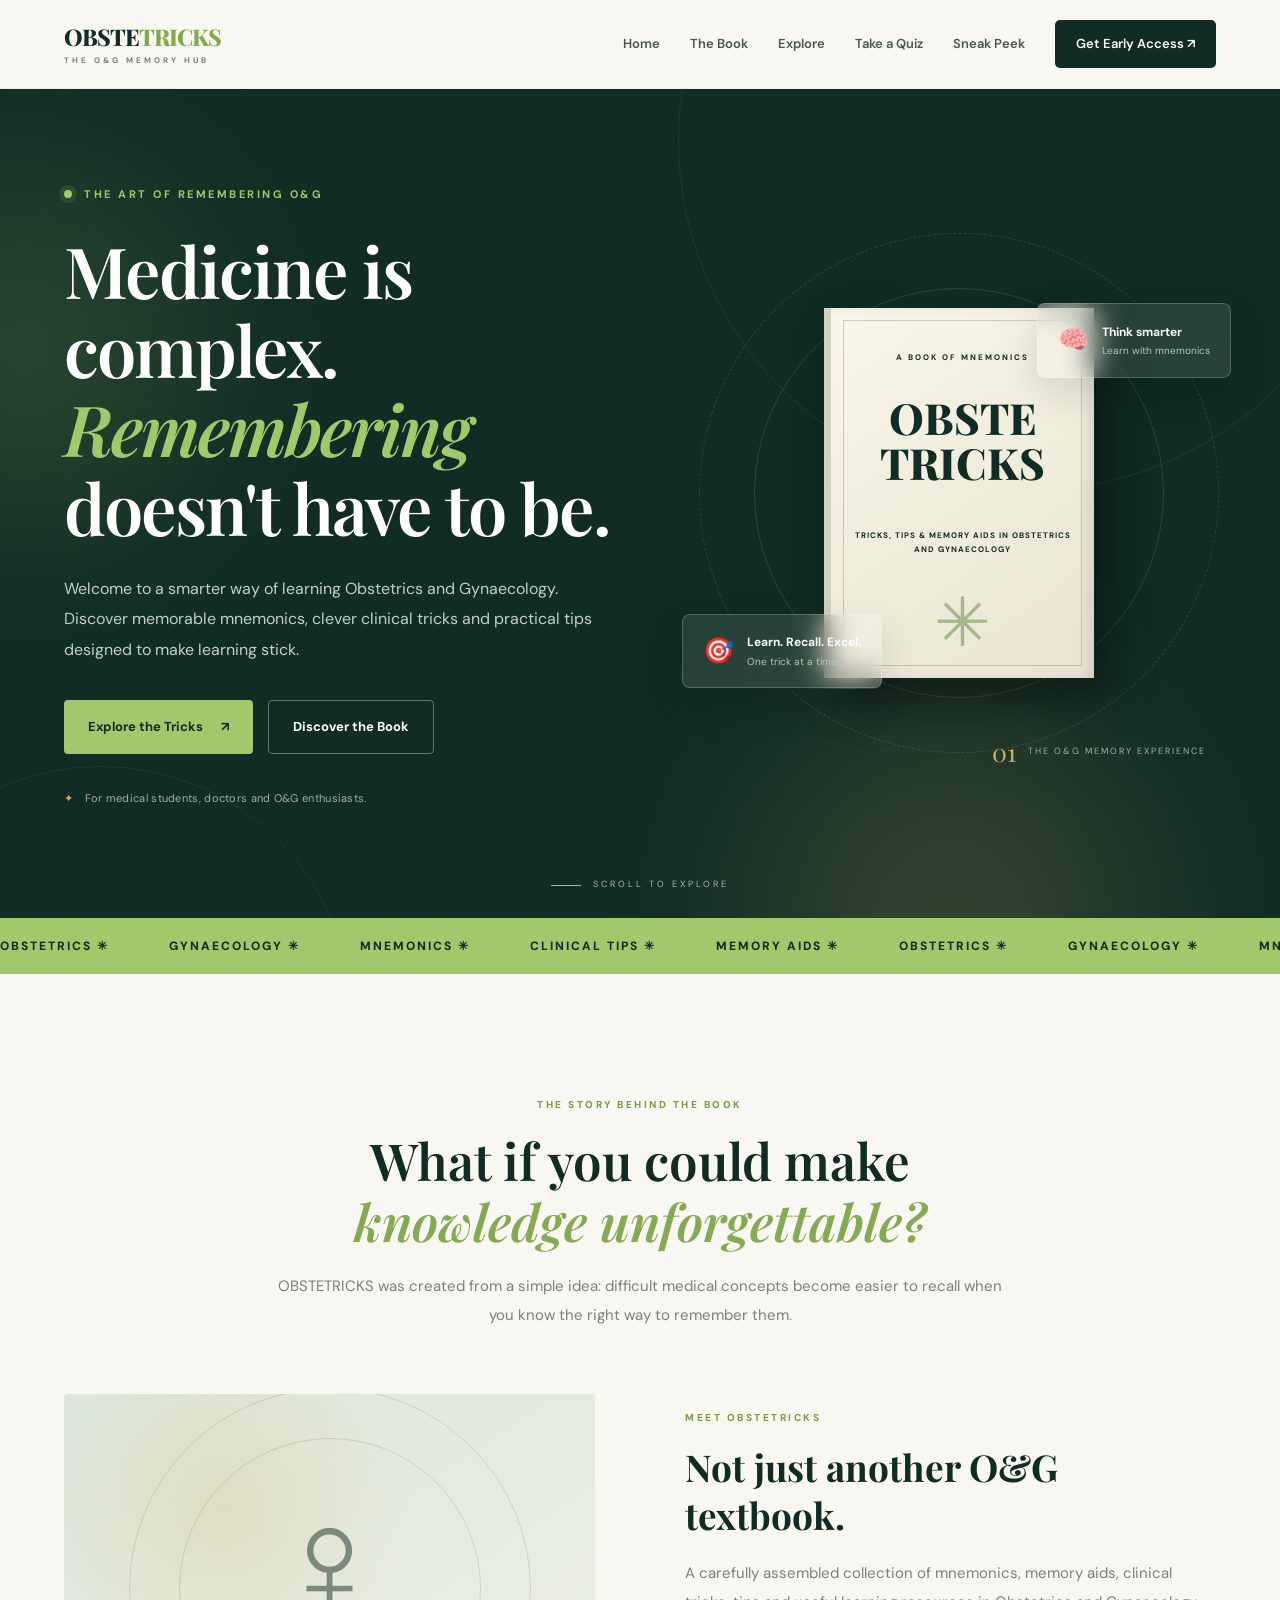
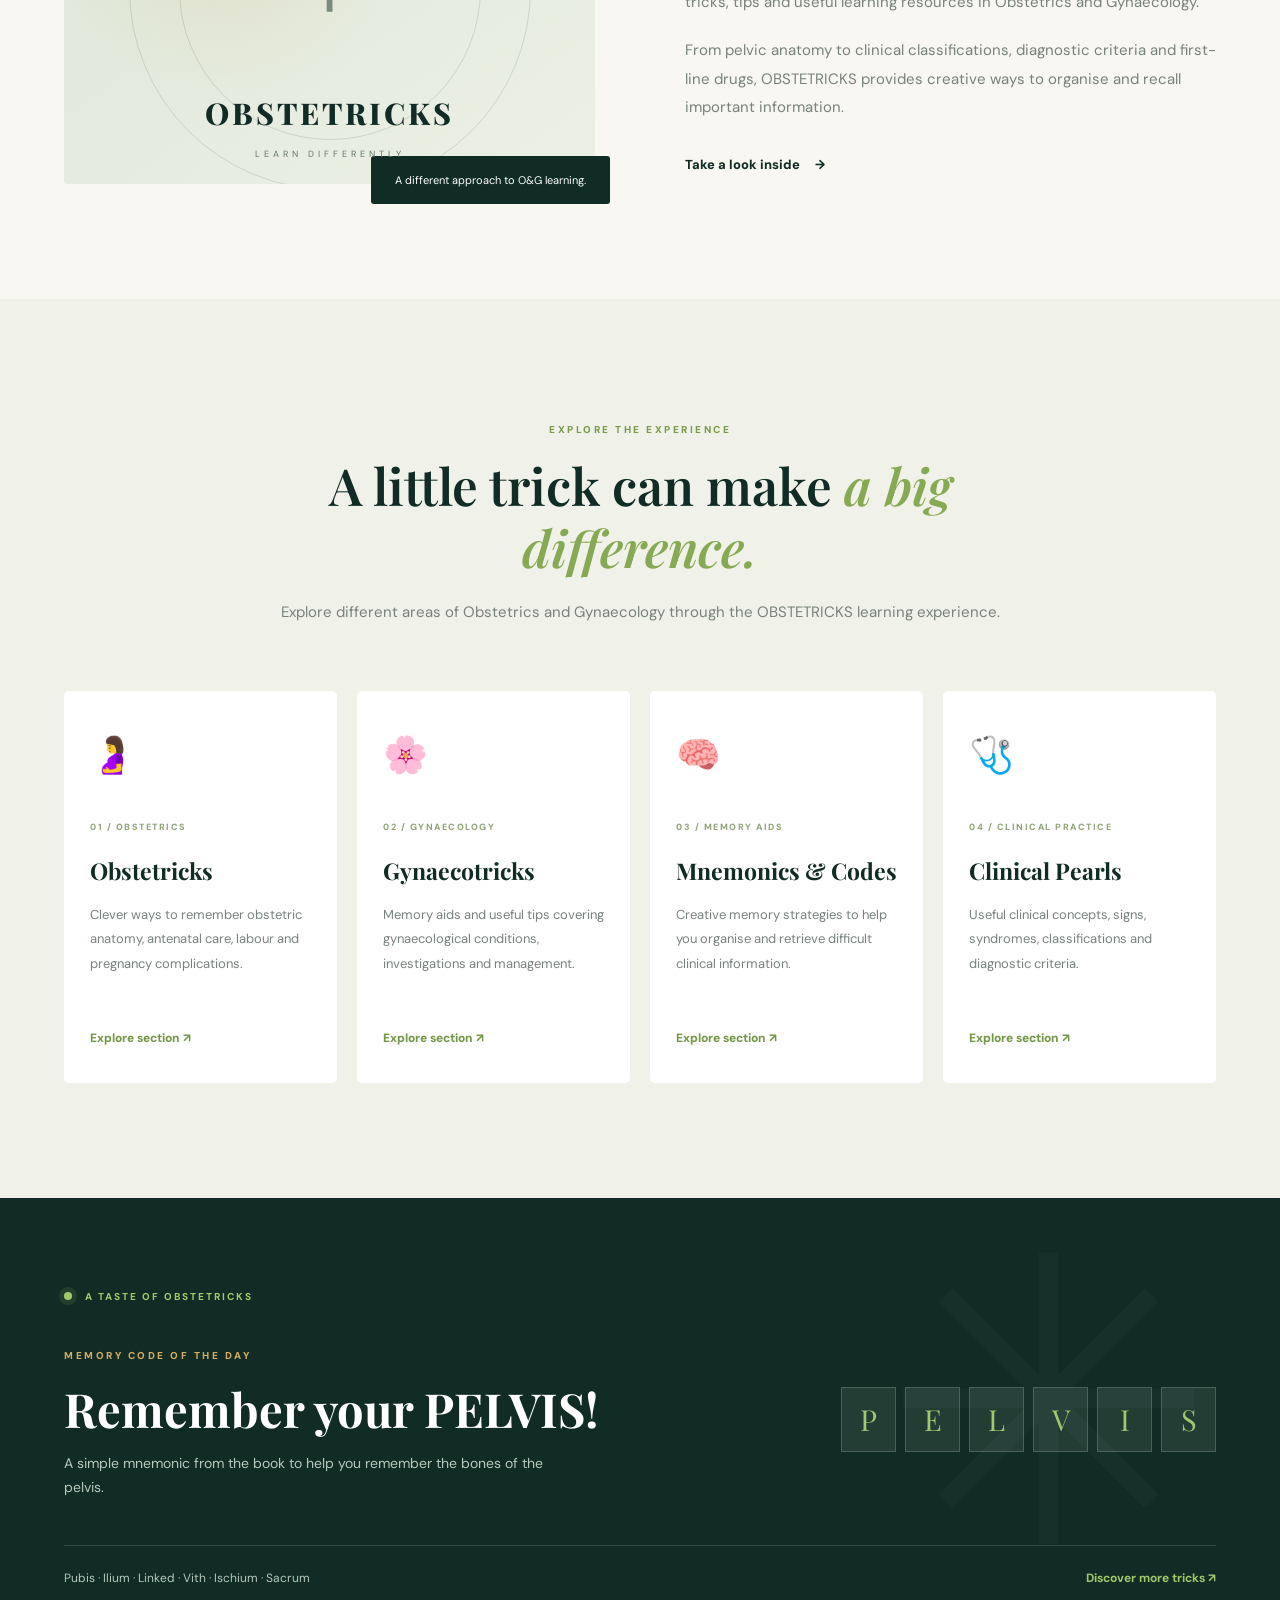
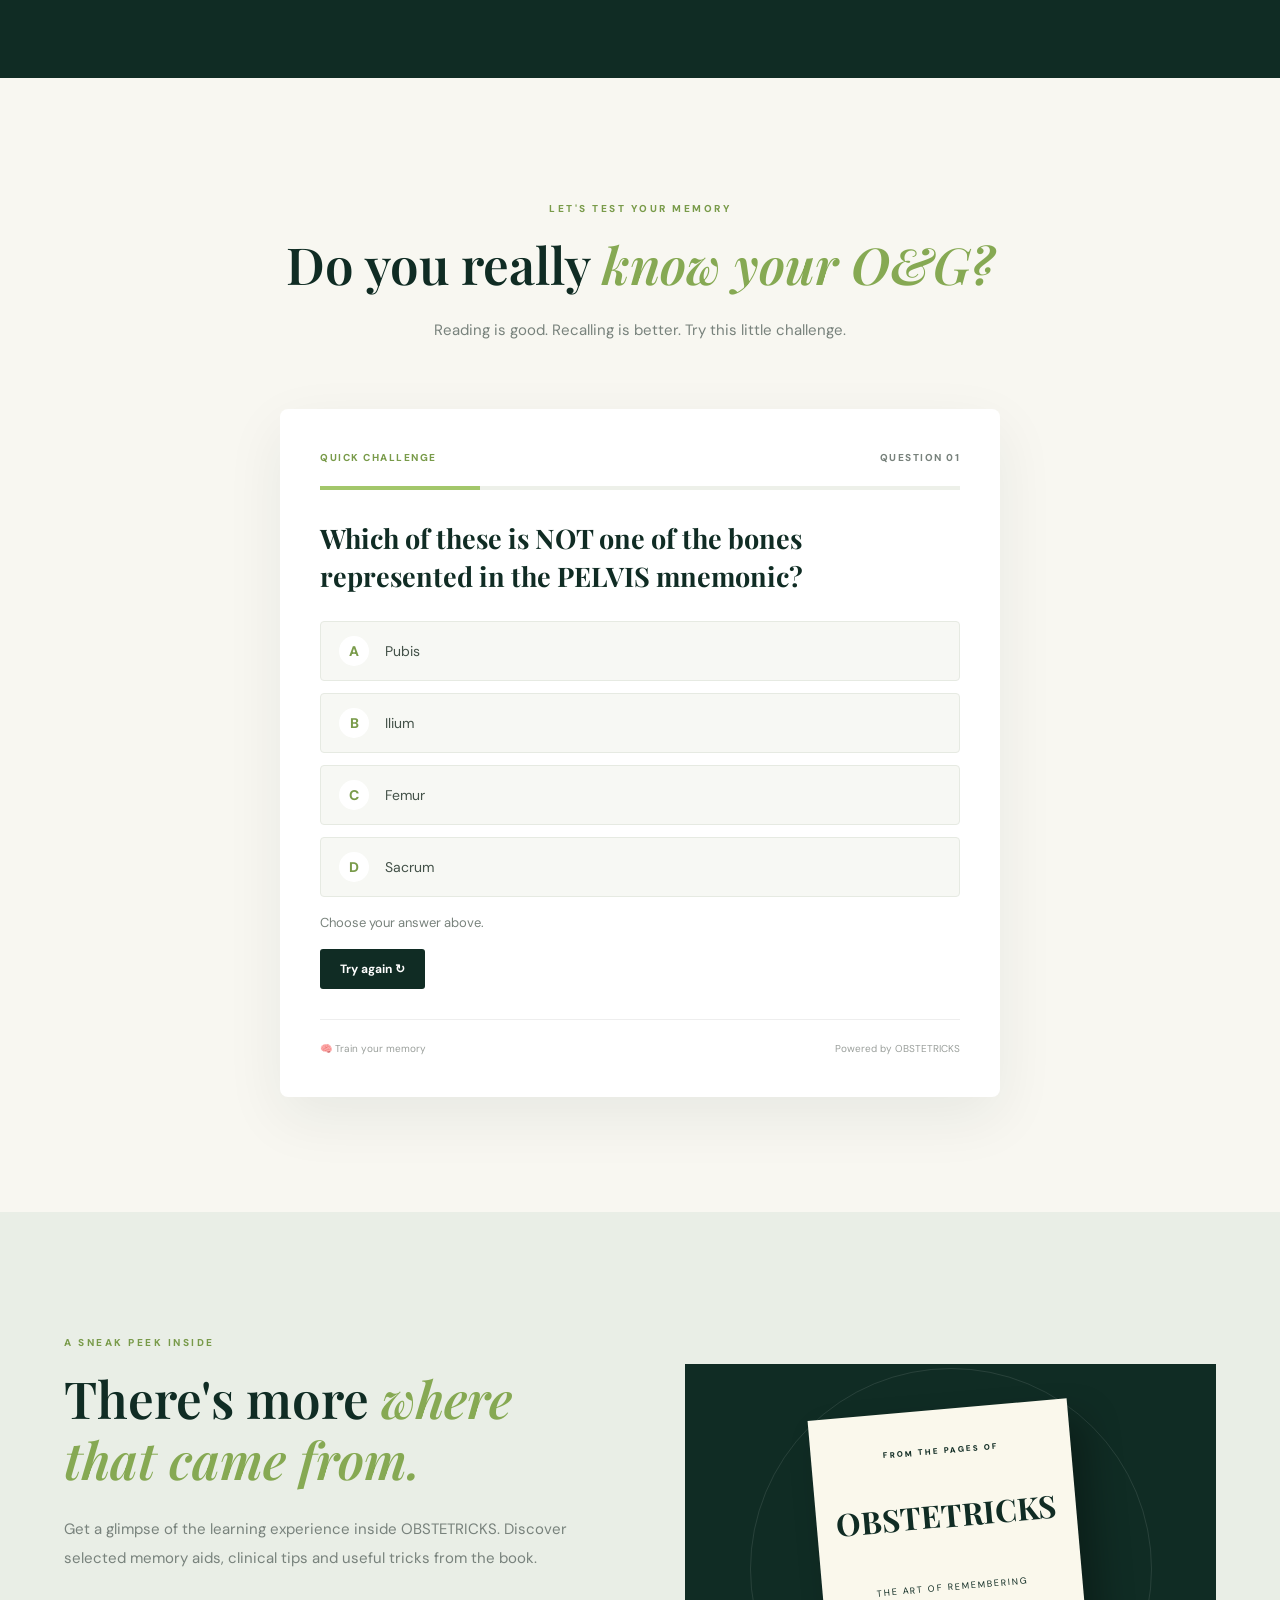
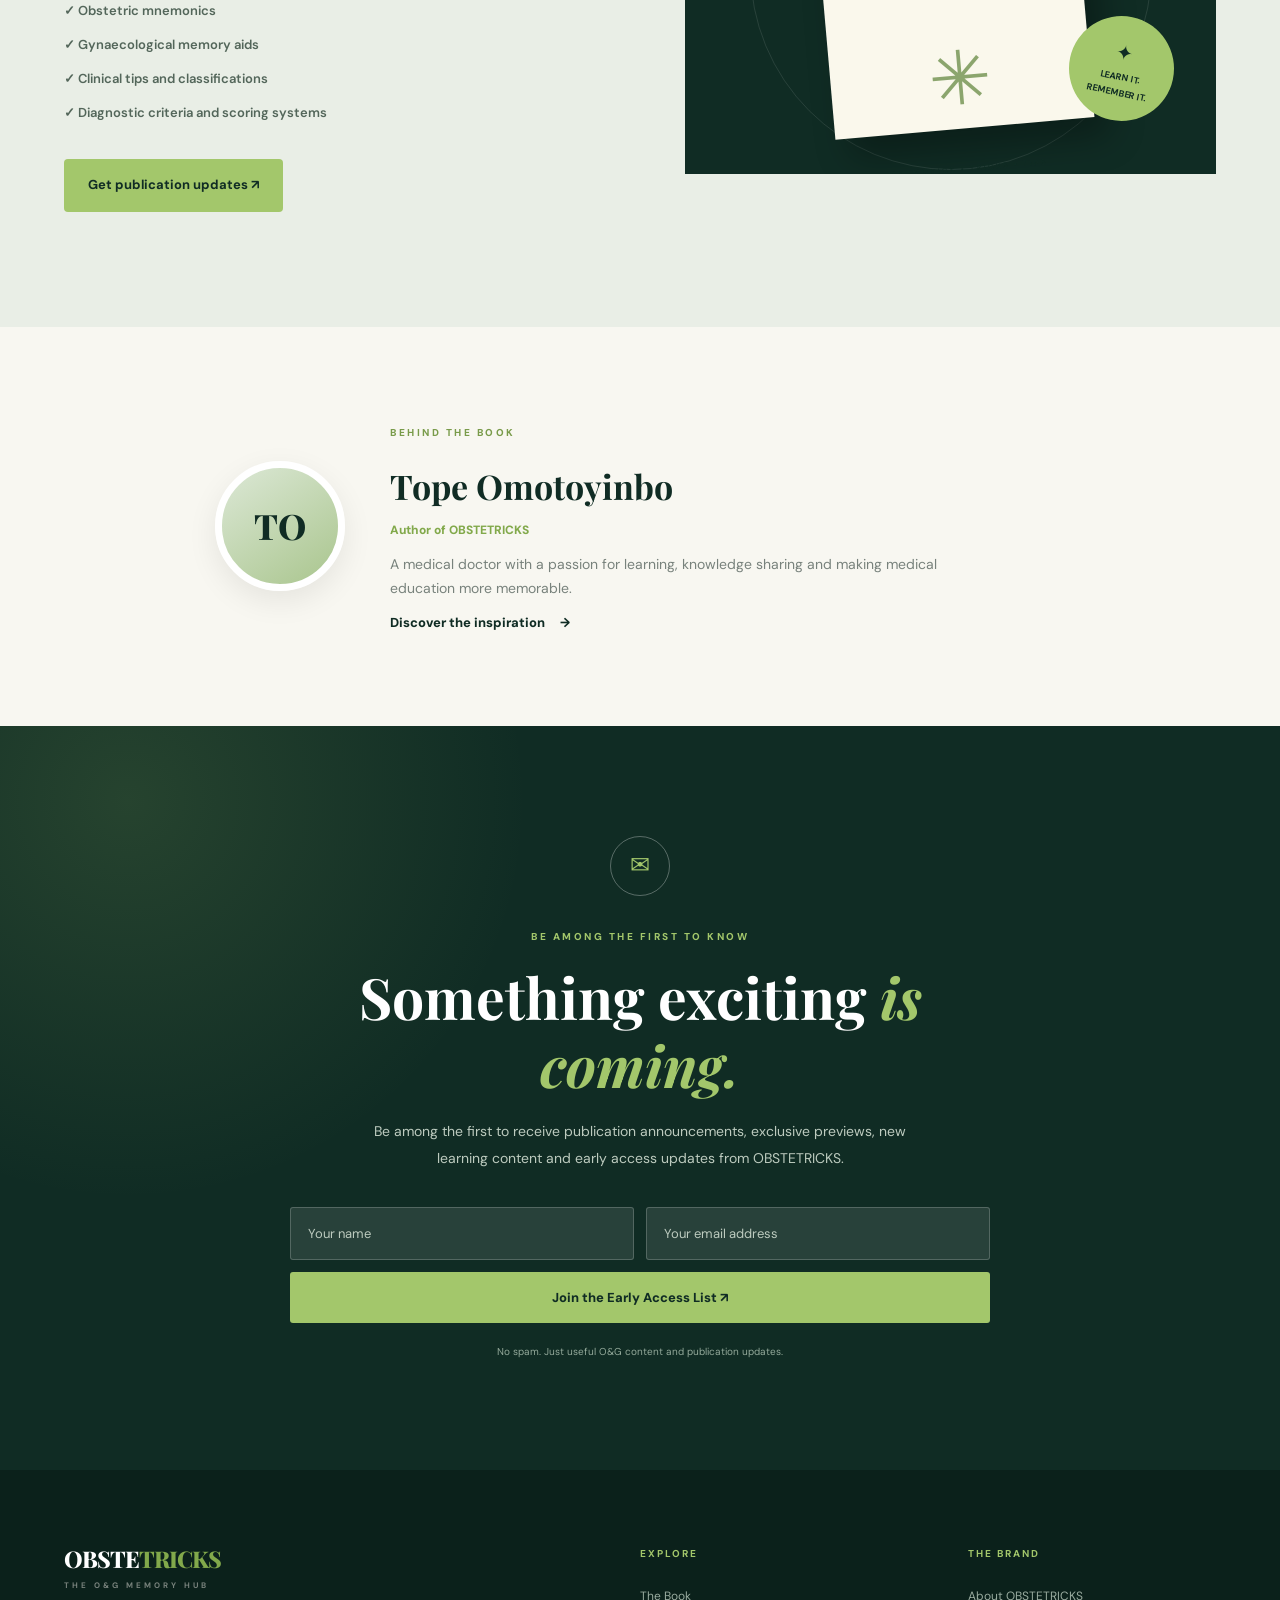
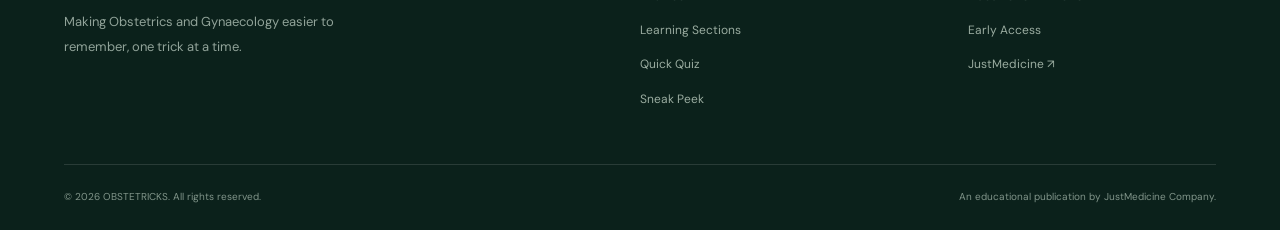
<file: index.html>
<!DOCTYPE html>
<html lang="en">
<head>
    <meta charset="UTF-8">
    <meta name="viewport" content="width=device-width, initial-scale=1.0">

    <title>OBSTETRICKS | Master O&G, One Trick at a Time</title>

    <meta name="description" content="Discover memorable mnemonics, clinical tricks and learning tips in Obstetrics and Gynaecology. Explore OBSTETRICKS by Tope Omotoyinbo.">

    <meta name="theme-color" content="#102c24">

    <link rel="preconnect" href="https://fonts.googleapis.com">
    <link rel="preconnect" href="https://fonts.gstatic.com" crossorigin>

    <link href="https://fonts.googleapis.com/css2?family=DM+Sans:wght@400;500;600;700;800&family=Playfair+Display:wght@500;600;700;800&display=swap" rel="stylesheet">

    <link rel="stylesheet" href="style.css">
</head>

<body>

<!-- PRELOADER -->
<div class="preloader" id="preloader">
    <div class="loader-logo">OBSTE<span>TRICKS</span></div>
    <div class="loader-line"></div>
    <p>Making O&G easier to remember...</p>
</div>

<!-- NAVIGATION -->
<header class="header" id="header">

    <nav class="navbar container">

        <a href="#home" class="logo">
            OBSTE<span>TRICKS</span>
            <small>THE O&G MEMORY HUB</small>
        </a>

        <button class="menu-toggle" id="menuToggle"
                aria-label="Toggle navigation"
                aria-expanded="false">
            <span></span>
            <span></span>
            <span></span>
        </button>

        <div class="nav-links" id="navLinks">
            <a href="#home">Home</a>
            <a href="#about">The Book</a>
            <a href="#explore">Explore</a>
            <a href="#quiz">Take a Quiz</a>
            <a href="#preview">Sneak Peek</a>
            <a href="#newsletter" class="nav-cta">Get Early Access ↗</a>
        </div>

    </nav>

</header>


<!-- HERO SECTION -->
<main>

<section class="hero" id="home">

    <div class="hero-glow glow-one"></div>
    <div class="hero-glow glow-two"></div>

    <div class="container hero-content">

        <div class="hero-text">

            <div class="eyebrow">
                <span class="pulse-dot"></span>
                THE ART OF REMEMBERING O&G
            </div>

            <h1>
                Medicine is complex.
                <span>Remembering</span>
                doesn't have to be.
            </h1>

            <p class="hero-description">
                Welcome to a smarter way of learning Obstetrics and
                Gynaecology. Discover memorable mnemonics, clever
                clinical tricks and practical tips designed to make
                learning stick.
            </p>

            <div class="hero-buttons">
                <a href="#explore" class="btn btn-primary">
                    Explore the Tricks <span>↗</span>
                </a>

                <a href="#about" class="btn btn-outline">
                    Discover the Book
                </a>
            </div>

            <div class="hero-note">
                <span>✦</span>
                For medical students, doctors and O&G enthusiasts.
            </div>

        </div>


        <!-- BOOK VISUAL -->
        <div class="hero-visual">

            <div class="visual-circle circle-one"></div>
            <div class="visual-circle circle-two"></div>

            <div class="floating-card card-top">
                <span>🧠</span>
                <div>
                    <strong>Think smarter</strong>
                    <small>Learn with mnemonics</small>
                </div>
            </div>

            <div class="book-display">

                <div class="book-placeholder">
                    <span class="book-kicker">A BOOK OF MNEMONICS</span>

                    <h2>OBSTE<br>TRICKS</h2>

                    <div class="book-divider"></div>

                    <p>
                        TRICKS, TIPS & MEMORY AIDS
                        IN OBSTETRICS AND GYNAECOLOGY
                    </p>

                    <div class="book-illustration">✳</div>

                    <span class="book-author">TOPE OMOTOYINBO</span>
                </div>

            </div>

            <div class="floating-card card-bottom">
                <span>🎯</span>
                <div>
                    <strong>Learn. Recall. Excel.</strong>
                    <small>One trick at a time.</small>
                </div>
            </div>

            <div class="visual-label">
                <span>01</span>
                <p>THE O&G MEMORY EXPERIENCE</p>
            </div>

        </div>

    </div>

    <div class="hero-scroll">
        <span></span>
        SCROLL TO EXPLORE
    </div>

</section>


<!-- MOVING TEXT STRIP -->
<div class="ticker">
    <div class="ticker-track">
        <span>OBSTETRICS ✳</span>
        <span>GYNAECOLOGY ✳</span>
        <span>MNEMONICS ✳</span>
        <span>CLINICAL TIPS ✳</span>
        <span>MEMORY AIDS ✳</span>
        <span>OBSTETRICS ✳</span>
        <span>GYNAECOLOGY ✳</span>
        <span>MNEMONICS ✳</span>
        <span>CLINICAL TIPS ✳</span>
        <span>MEMORY AIDS ✳</span>
    </div>
</div>


<!-- INTRODUCTION -->
<section class="section about-section" id="about">

    <div class="container">

        <div class="section-heading reveal">
            <span class="section-tag">THE STORY BEHIND THE BOOK</span>

            <h2>
                What if you could make
                <span>knowledge unforgettable?</span>
            </h2>

            <p>
                OBSTETRICKS was created from a simple idea:
                difficult medical concepts become easier to recall
                when you know the right way to remember them.
            </p>
        </div>

        <div class="about-grid">

            <div class="about-image reveal">
                <div class="image-frame">
                    <div class="anatomy-symbol">♀</div>
                    <span>OBSTETRICKS</span>
                    <small>LEARN DIFFERENTLY</small>
                </div>

                <div class="image-caption">
                    A different approach to O&G learning.
                </div>
            </div>

            <div class="about-content reveal">

                <span class="section-tag">MEET OBSTETRICKS</span>

                <h3>Not just another O&G textbook.</h3>

                <p>
                    A carefully assembled collection of mnemonics,
                    memory aids, clinical tricks, tips and useful
                    learning resources in Obstetrics and Gynaecology.
                </p>

                <p>
                    From pelvic anatomy to clinical classifications,
                    diagnostic criteria and first-line drugs,
                    OBSTETRICKS provides creative ways to organise
                    and recall important information.
                </p>

                <a href="#preview" class="text-link">
                    Take a look inside <span>→</span>
                </a>

            </div>

        </div>

    </div>

</section>


<!-- EXPLORE CATEGORIES -->
<section class="section explore-section" id="explore">

    <div class="container">

        <div class="section-heading reveal">

            <span class="section-tag">EXPLORE THE EXPERIENCE</span>

            <h2>
                A little trick can make
                <span>a big difference.</span>
            </h2>

            <p>
                Explore different areas of Obstetrics and
                Gynaecology through the OBSTETRICKS learning experience.
            </p>

        </div>


        <div class="category-grid">

            <article class="category-card reveal">
                <div class="category-icon">🤰</div>
                <span class="category-number">01 / OBSTETRICS</span>
                <h3>Obstetricks</h3>
                <p>
                    Clever ways to remember obstetric anatomy,
                    antenatal care, labour and pregnancy complications.
                </p>
                <a href="#quiz">Explore section ↗</a>
            </article>


            <article class="category-card reveal">
                <div class="category-icon">🌸</div>
                <span class="category-number">02 / GYNAECOLOGY</span>
                <h3>Gynaecotricks</h3>
                <p>
                    Memory aids and useful tips covering gynaecological
                    conditions, investigations and management.
                </p>
                <a href="#quiz">Explore section ↗</a>
            </article>


            <article class="category-card reveal">
                <div class="category-icon">🧠</div>
                <span class="category-number">03 / MEMORY AIDS</span>
                <h3>Mnemonics & Codes</h3>
                <p>
                    Creative memory strategies to help you organise
                    and retrieve difficult clinical information.
                </p>
                <a href="#quiz">Explore section ↗</a>
            </article>


            <article class="category-card reveal">
                <div class="category-icon">🩺</div>
                <span class="category-number">04 / CLINICAL PRACTICE</span>
                <h3>Clinical Pearls</h3>
                <p>
                    Useful clinical concepts, signs, syndromes,
                    classifications and diagnostic criteria.
                </p>
                <a href="#preview">Explore section ↗</a>
            </article>

        </div>

    </div>

</section>


<!-- FEATURED TIP -->
<section class="featured-section">

    <div class="container featured-container reveal">

        <div class="featured-label">
            <span class="pulse-dot"></span>
            A TASTE OF OBSTETRICKS
        </div>

        <div class="featured-content">

            <div>
                <span class="section-tag">MEMORY CODE OF THE DAY</span>

                <h2>Remember your PELVIS!</h2>

                <p>
                    A simple mnemonic from the book to help you
                    remember the bones of the pelvis.
                </p>
            </div>

            <div class="pelvis-code">
                <span>P</span>
                <span>E</span>
                <span>L</span>
                <span>V</span>
                <span>I</span>
                <span>S</span>
            </div>

        </div>

        <div class="featured-footer">
            <span>Pubis · Ilium · Linked · Vith · Ischium · Sacrum</span>
            <a href="#newsletter">Discover more tricks ↗</a>
        </div>

    </div>

</section>


<!-- QUIZ SECTION -->
<section class="section quiz-section" id="quiz">

    <div class="container">

        <div class="section-heading reveal">

            <span class="section-tag">LET'S TEST YOUR MEMORY</span>

            <h2>
                Do you really
                <span>know your O&G?</span>
            </h2>

            <p>
                Reading is good. Recalling is better.
                Try this little challenge.
            </p>

        </div>

        <div class="quiz-card reveal">

            <div class="quiz-top">
                <span>QUICK CHALLENGE</span>
                <span class="quiz-count">QUESTION 01</span>
            </div>

            <div class="quiz-progress">
                <div></div>
            </div>

            <h3>
                Which of these is NOT one of the bones
                represented in the PELVIS mnemonic?
            </h3>

            <div class="quiz-options" id="quizOptions">

                <button class="quiz-option" data-answer="wrong">
                    <span>A</span> Pubis
                </button>

                <button class="quiz-option" data-answer="wrong">
                    <span>B</span> Ilium
                </button>

                <button class="quiz-option" data-answer="correct">
                    <span>C</span> Femur
                </button>

                <button class="quiz-option" data-answer="wrong">
                    <span>D</span> Sacrum
                </button>

            </div>

            <div class="quiz-feedback" id="quizFeedback">
                Choose your answer above.
            </div>

            <button class="quiz-reset" id="quizReset">
                Try again ↻
            </button>

            <div class="quiz-bottom">
                <span>🧠 Train your memory</span>
                <span>Powered by OBSTETRICKS</span>
            </div>

        </div>

    </div>

</section>


<!-- BOOK PREVIEW -->
<section class="section preview-section" id="preview">

    <div class="container preview-grid">

        <div class="preview-content reveal">

            <span class="section-tag">A SNEAK PEEK INSIDE</span>

            <h2>
                There's more
                <span>where that came from.</span>
            </h2>

            <p>
                Get a glimpse of the learning experience inside
                OBSTETRICKS. Discover selected memory aids,
                clinical tips and useful tricks from the book.
            </p>

            <div class="preview-points">
                <div>✓ Obstetric mnemonics</div>
                <div>✓ Gynaecological memory aids</div>
                <div>✓ Clinical tips and classifications</div>
                <div>✓ Diagnostic criteria and scoring systems</div>
            </div>

            <a href="#newsletter" class="btn btn-primary">
                Get publication updates ↗
            </a>

        </div>

        <div class="preview-visual reveal">

            <div class="preview-paper">
                <span>FROM THE PAGES OF</span>
                <h3>OBSTETRICKS</h3>

                <div class="paper-line"></div>

                <p>THE ART OF REMEMBERING</p>

                <div class="paper-symbol">✳</div>

                <small>MNEMONICS • TRICKS • TIPS</small>
            </div>

            <div class="preview-sticker">
                <span>✦</span>
                <strong>LEARN IT.</strong>
                <strong>REMEMBER IT.</strong>
            </div>

        </div>

    </div>

</section>


<!-- AUTHOR SECTION -->
<section class="author-section">

    <div class="container author-content reveal">

        <div class="author-avatar">
            <span>TO</span>
        </div>

        <div>
            <span class="section-tag">BEHIND THE BOOK</span>

            <h2>Tope Omotoyinbo</h2>

            <p class="author-title">
                Author of OBSTETRICKS
            </p>

            <p>
                A medical doctor with a passion for learning,
                knowledge sharing and making medical education
                more memorable.
            </p>

            <a href="#about" class="text-link">
                Discover the inspiration <span>→</span>
            </a>
        </div>

    </div>

</section>


<!-- NEWSLETTER / EARLY ACCESS -->
<section class="newsletter-section" id="newsletter">

    <div class="container newsletter-container reveal">

        <span class="newsletter-icon">✉</span>

        <span class="section-tag">BE AMONG THE FIRST TO KNOW</span>

        <h2>
            Something exciting
            <span>is coming.</span>
        </h2>

        <p>
            Be among the first to receive publication announcements,
            exclusive previews, new learning content and early access
            updates from OBSTETRICKS.
        </p>

        <form
            name="obstetricks-early-access"
            method="POST"
            data-netlify="true"
            netlify-honeypot="bot-field"
            action="/success.html">

            <input type="hidden" name="form-name"
                   value="obstetricks-early-access">

            <p hidden>
                <label>
                    Do not fill this out:
                    <input name="bot-field">
                </label>
            </p>

            <input
                type="text"
                name="name"
                placeholder="Your name"
                required>

            <input
                type="email"
                name="email"
                placeholder="Your email address"
                required>

            <button type="submit">
                Join the Early Access List ↗
            </button>

        </form>

        <small>
            No spam. Just useful O&G content and publication updates.
        </small>

    </div>

</section>


<!-- FOOTER -->
</main>

<footer class="footer">

    <div class="container">

        <div class="footer-main">

            <div class="footer-brand">

                <a href="#home" class="logo">
                    OBSTE<span>TRICKS</span>
                    <small>THE O&G MEMORY HUB</small>
                </a>

                <p>
                    Making Obstetrics and Gynaecology
                    easier to remember, one trick at a time.
                </p>

            </div>

            <div class="footer-links">
                <h4>EXPLORE</h4>
                <a href="#about">The Book</a>
                <a href="#explore">Learning Sections</a>
                <a href="#quiz">Quick Quiz</a>
                <a href="#preview">Sneak Peek</a>
            </div>

            <div class="footer-links">
                <h4>THE BRAND</h4>
                <a href="#about">About OBSTETRICKS</a>
                <a href="#newsletter">Early Access</a>
                <a href="https://www.justmedicine.com.ng"
                   target="_blank" rel="noopener noreferrer">
                    JustMedicine ↗
                </a>
            </div>

        </div>

        <div class="footer-bottom">

            <p>
                © <span id="year">2026</span> OBSTETRICKS.
                All rights reserved.
            </p>

            <p>
                An educational publication by JustMedicine Company.
            </p>

        </div>

    </div>

</footer>


<!-- BACK TO TOP -->
<button id="backToTop" class="back-to-top"
        aria-label="Back to top">
    ↑
</button>


<script src="script.js"></script>

</body>
</html>
</file>
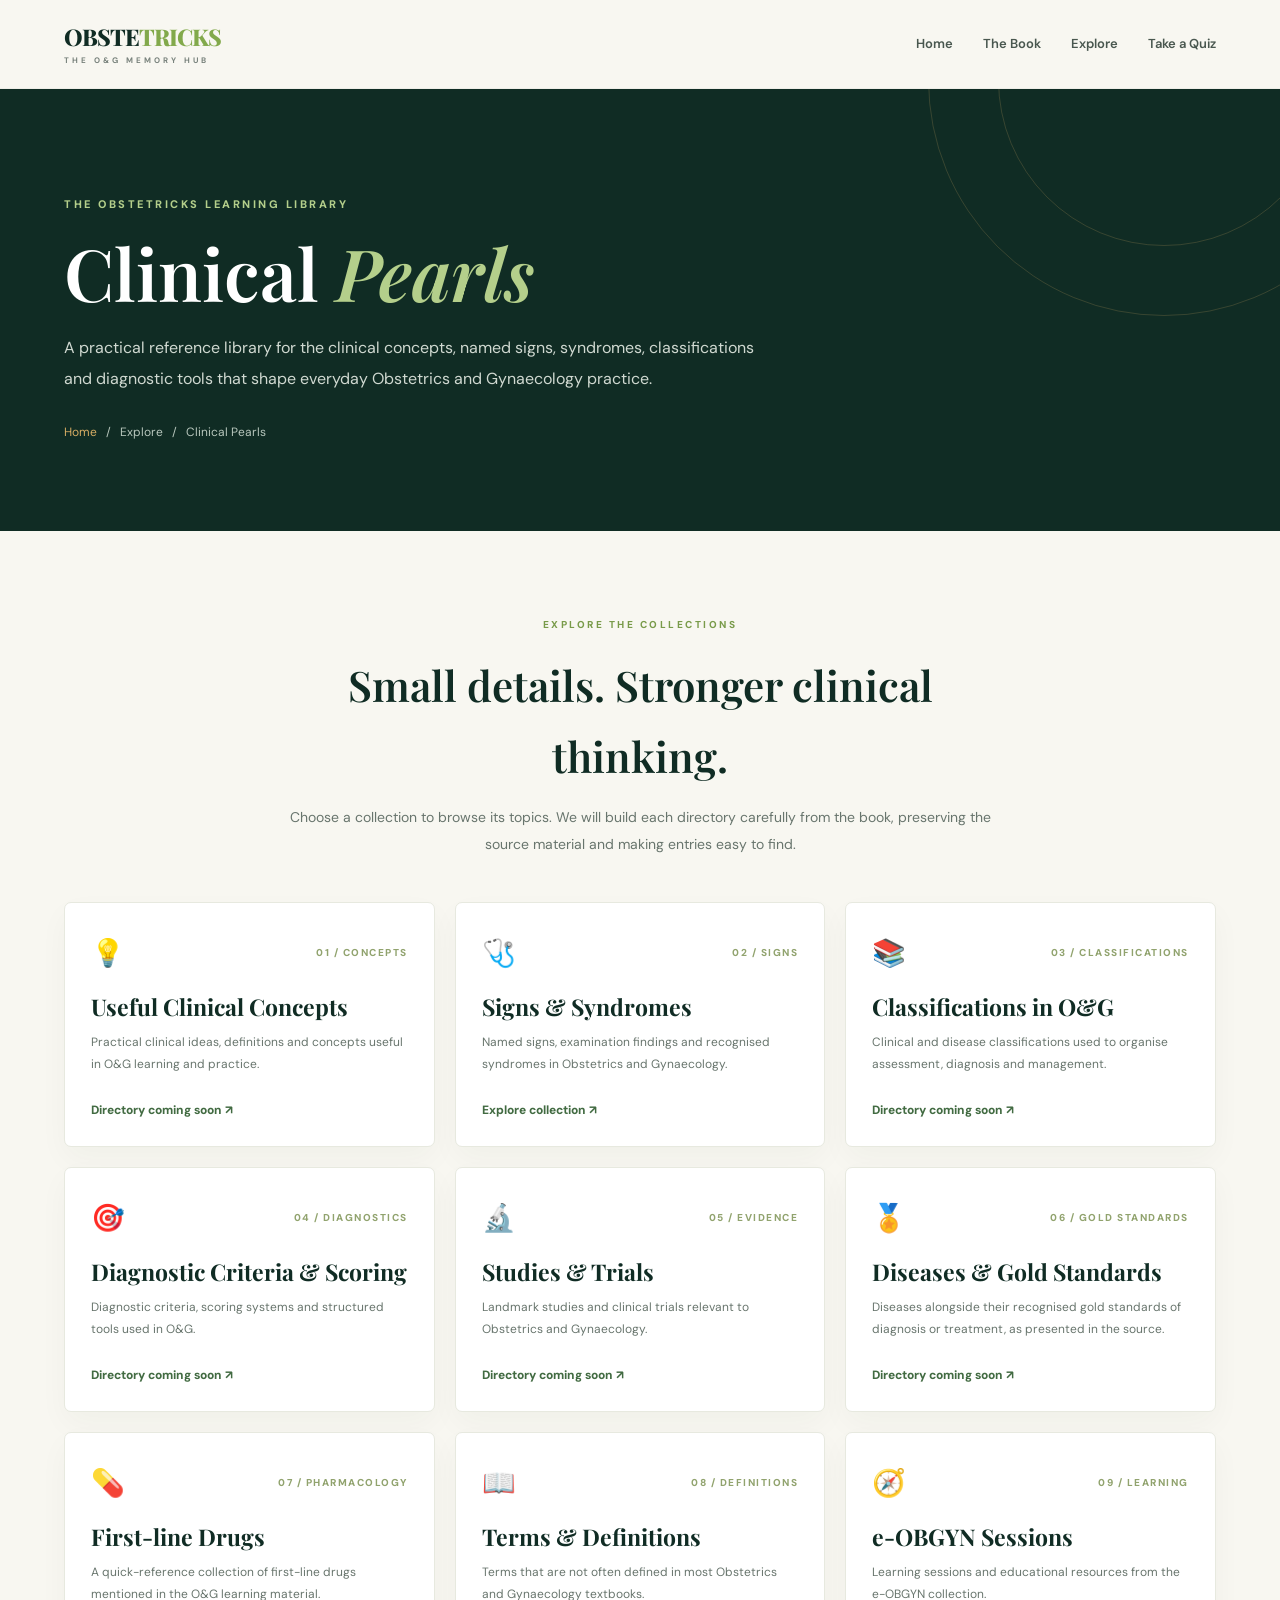
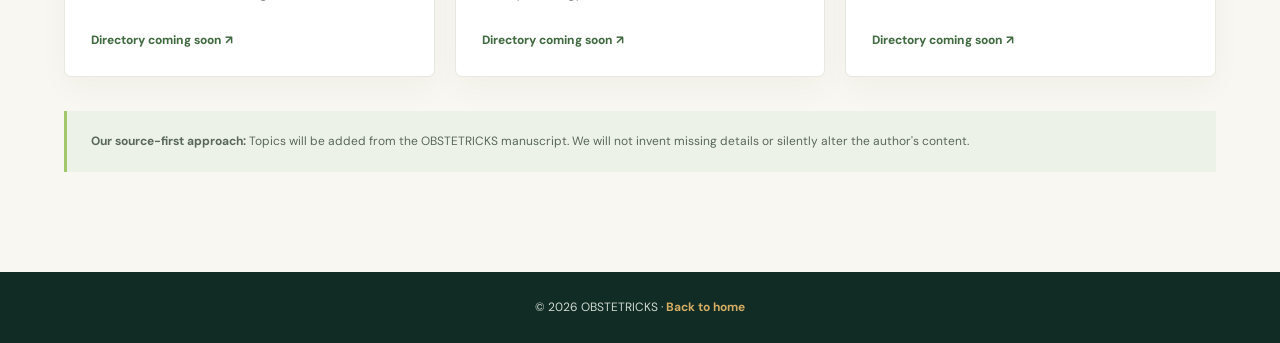
<file: clinical-pearls.html>
<!DOCTYPE html>
<html lang="en">
<head>
    <meta charset="UTF-8">
    <meta name="viewport" content="width=device-width, initial-scale=1.0">
    <title>Clinical Pearls | OBSTETRICKS</title>
    <meta name="description" content="Explore the Clinical Pearls library: useful concepts, signs, syndromes, classifications, diagnostic criteria, studies, gold standards and first-line drugs.">
    <meta name="theme-color" content="#102c24">
    <link rel="preconnect" href="https://fonts.googleapis.com">
    <link rel="preconnect" href="https://fonts.gstatic.com" crossorigin>
    <link href="https://fonts.googleapis.com/css2?family=DM+Sans:wght@400;500;600;700;800&family=Playfair+Display:wght@500;600;700;800&display=swap" rel="stylesheet">
    <link rel="stylesheet" href="../style.css">
    <style>
        .cp-hero{background:#102c24;color:#fff;padding:100px 0 88px;position:relative;overflow:hidden}
        .cp-hero:before,.cp-hero:after{content:"";position:absolute;border:1px solid rgba(213,172,99,.2);border-radius:50%;pointer-events:none}
        .cp-hero:before{width:470px;height:470px;right:-120px;top:-245px}.cp-hero:after{width:330px;height:330px;right:-50px;top:-175px}
        .cp-hero .container{position:relative;z-index:1}.cp-kicker{color:#b4cf8b;font-size:11px;font-weight:800;letter-spacing:2.5px;display:inline-block;margin-bottom:20px}
        .cp-hero h1{font-family:var(--heading);font-size:clamp(44px,6vw,72px);line-height:1.08;font-weight:600;max-width:780px}.cp-hero h1 span{color:#b4cf8b;font-style:italic}
        .cp-hero p{max-width:690px;color:#d0d9d1;font-size:16px;line-height:1.9;margin-top:22px}.cp-crumb{margin-top:28px;font-size:12px;color:#b8c7bd}.cp-crumb a{color:#d5ac63}
        .cp-library{background:#f8f7f1;padding:78px 0 100px}.cp-intro{max-width:740px;text-align:center;margin:0 auto 44px}.cp-intro h2{font-family:var(--heading);font-size:clamp(30px,4vw,42px);font-weight:600;color:#102c24}.cp-intro p{font-size:14px;color:#68756d;line-height:1.9;margin-top:12px}
        .cp-grid{display:grid;grid-template-columns:repeat(3,minmax(0,1fr));gap:20px}.cp-card{background:#fff;border:1px solid #e7e9df;border-radius:7px;padding:27px 26px 25px;min-height:245px;display:flex;flex-direction:column;box-shadow:0 12px 30px rgba(16,44,36,.035);transition:transform .25s ease,box-shadow .25s ease,border-color .25s ease}.cp-card:hover{transform:translateY(-5px);box-shadow:0 18px 38px rgba(16,44,36,.09);border-color:#cbd8bb}
        .cp-card-top{display:flex;align-items:center;justify-content:space-between;margin-bottom:18px}.cp-icon{font-size:27px}.cp-number{font-size:10px;font-weight:800;letter-spacing:1.5px;color:#91a36e}.cp-card h3{font-family:var(--heading);font-size:23px;line-height:1.25;color:#102c24;margin-bottom:10px}.cp-card p{font-size:12px;line-height:1.8;color:#68756d;flex:1}.cp-card a{display:inline-flex;align-items:center;gap:8px;margin-top:20px;color:#426b42;font-size:12px;font-weight:800;text-decoration:none}.cp-card a:hover{color:#102c24}.cp-card.coming{background:#fbfbf7}.cp-card.coming a{color:#8a967f;cursor:default}
        .cp-note{margin-top:34px;padding:20px 24px;background:#edf2e8;border-left:3px solid #a3c76b;color:#59675d;font-size:12px;line-height:1.8}.cp-footer{background:#102c24;color:#d0d9d1;padding:25px 0;text-align:center;font-size:12px}.cp-footer a{color:#d5ac63;font-weight:700}
        @media(max-width:900px){.cp-grid{grid-template-columns:repeat(2,minmax(0,1fr))}}@media(max-width:600px){.cp-hero{padding:76px 0 68px}.cp-library{padding:62px 0 75px}.cp-grid{grid-template-columns:1fr}.cp-card{min-height:215px}}
    </style>
</head>
<body>
<header class="header" id="header"><nav class="navbar container">
    <a href="../index.html#home" class="logo">OBSTE<span>TRICKS</span><small>THE O&G MEMORY HUB</small></a>
    <button class="menu-toggle" id="menuToggle" aria-label="Toggle navigation" aria-expanded="false"><span></span><span></span><span></span></button>
    <div class="nav-links" id="navLinks"><a href="../index.html#home">Home</a><a href="../index.html#about">The Book</a><a href="../index.html#explore">Explore</a><a href="../index.html#quiz">Take a Quiz</a></div>
</nav></header>
<main>
<section class="cp-hero"><div class="container reveal"><span class="cp-kicker">THE OBSTETRICKS LEARNING LIBRARY</span><h1>Clinical <span>Pearls</span></h1><p>A practical reference library for the clinical concepts, named signs, syndromes, classifications and diagnostic tools that shape everyday Obstetrics and Gynaecology practice.</p><div class="cp-crumb"><a href="../index.html">Home</a> &nbsp; / &nbsp; Explore &nbsp; / &nbsp; Clinical Pearls</div></div></section>
<section class="cp-library"><div class="container">
    <div class="cp-intro reveal"><span class="section-tag">EXPLORE THE COLLECTIONS</span><h2>Small details. Stronger clinical thinking.</h2><p>Choose a collection to browse its topics. We will build each directory carefully from the book, preserving the source material and making entries easy to find.</p></div>
    <div class="cp-grid">
        <article class="cp-card reveal"><div class="cp-card-top"><span class="cp-icon">💡</span><span class="cp-number">01 / CONCEPTS</span></div><h3>Useful Clinical Concepts</h3><p>Practical clinical ideas, definitions and concepts useful in O&amp;G learning and practice.</p><a href="#">Directory coming soon ↗</a></article>
        <article class="cp-card reveal"><div class="cp-card-top"><span class="cp-icon">🩺</span><span class="cp-number">02 / SIGNS</span></div><h3>Signs &amp; Syndromes</h3><p>Named signs, examination findings and recognised syndromes in Obstetrics and Gynaecology.</p><a href="signs-syndromes.html">Explore collection ↗</a></article>
        <article class="cp-card reveal"><div class="cp-card-top"><span class="cp-icon">📚</span><span class="cp-number">03 / CLASSIFICATIONS</span></div><h3>Classifications in O&amp;G</h3><p>Clinical and disease classifications used to organise assessment, diagnosis and management.</p><a href="#">Directory coming soon ↗</a></article>
        <article class="cp-card reveal"><div class="cp-card-top"><span class="cp-icon">🎯</span><span class="cp-number">04 / DIAGNOSTICS</span></div><h3>Diagnostic Criteria &amp; Scoring</h3><p>Diagnostic criteria, scoring systems and structured tools used in O&amp;G.</p><a href="#">Directory coming soon ↗</a></article>
        <article class="cp-card reveal"><div class="cp-card-top"><span class="cp-icon">🔬</span><span class="cp-number">05 / EVIDENCE</span></div><h3>Studies &amp; Trials</h3><p>Landmark studies and clinical trials relevant to Obstetrics and Gynaecology.</p><a href="#">Directory coming soon ↗</a></article>
        <article class="cp-card reveal"><div class="cp-card-top"><span class="cp-icon">🏅</span><span class="cp-number">06 / GOLD STANDARDS</span></div><h3>Diseases &amp; Gold Standards</h3><p>Diseases alongside their recognised gold standards of diagnosis or treatment, as presented in the source.</p><a href="#">Directory coming soon ↗</a></article>
        <article class="cp-card reveal"><div class="cp-card-top"><span class="cp-icon">💊</span><span class="cp-number">07 / PHARMACOLOGY</span></div><h3>First-line Drugs</h3><p>A quick-reference collection of first-line drugs mentioned in the O&amp;G learning material.</p><a href="#">Directory coming soon ↗</a></article>
        <article class="cp-card reveal"><div class="cp-card-top"><span class="cp-icon">📖</span><span class="cp-number">08 / DEFINITIONS</span></div><h3>Terms &amp; Definitions</h3><p>Terms that are not often defined in most Obstetrics and Gynaecology textbooks.</p><a href="#">Directory coming soon ↗</a></article>
        <article class="cp-card reveal"><div class="cp-card-top"><span class="cp-icon">🧭</span><span class="cp-number">09 / LEARNING</span></div><h3>e-OBGYN Sessions</h3><p>Learning sessions and educational resources from the e-OBGYN collection.</p><a href="#">Directory coming soon ↗</a></article>
    </div>
    <div class="cp-note reveal"><strong>Our source-first approach:</strong> Topics will be added from the OBSTETRICKS manuscript. We will not invent missing details or silently alter the author's content.</div>
</div></section>
</main>
<footer class="cp-footer"><div class="container">© <span id="year"></span> OBSTETRICKS · <a href="../index.html">Back to home</a></div></footer>
<script src="../script.js"></script><script>document.getElementById('year').textContent = new Date().getFullYear();</script>
</body></html>
</file>
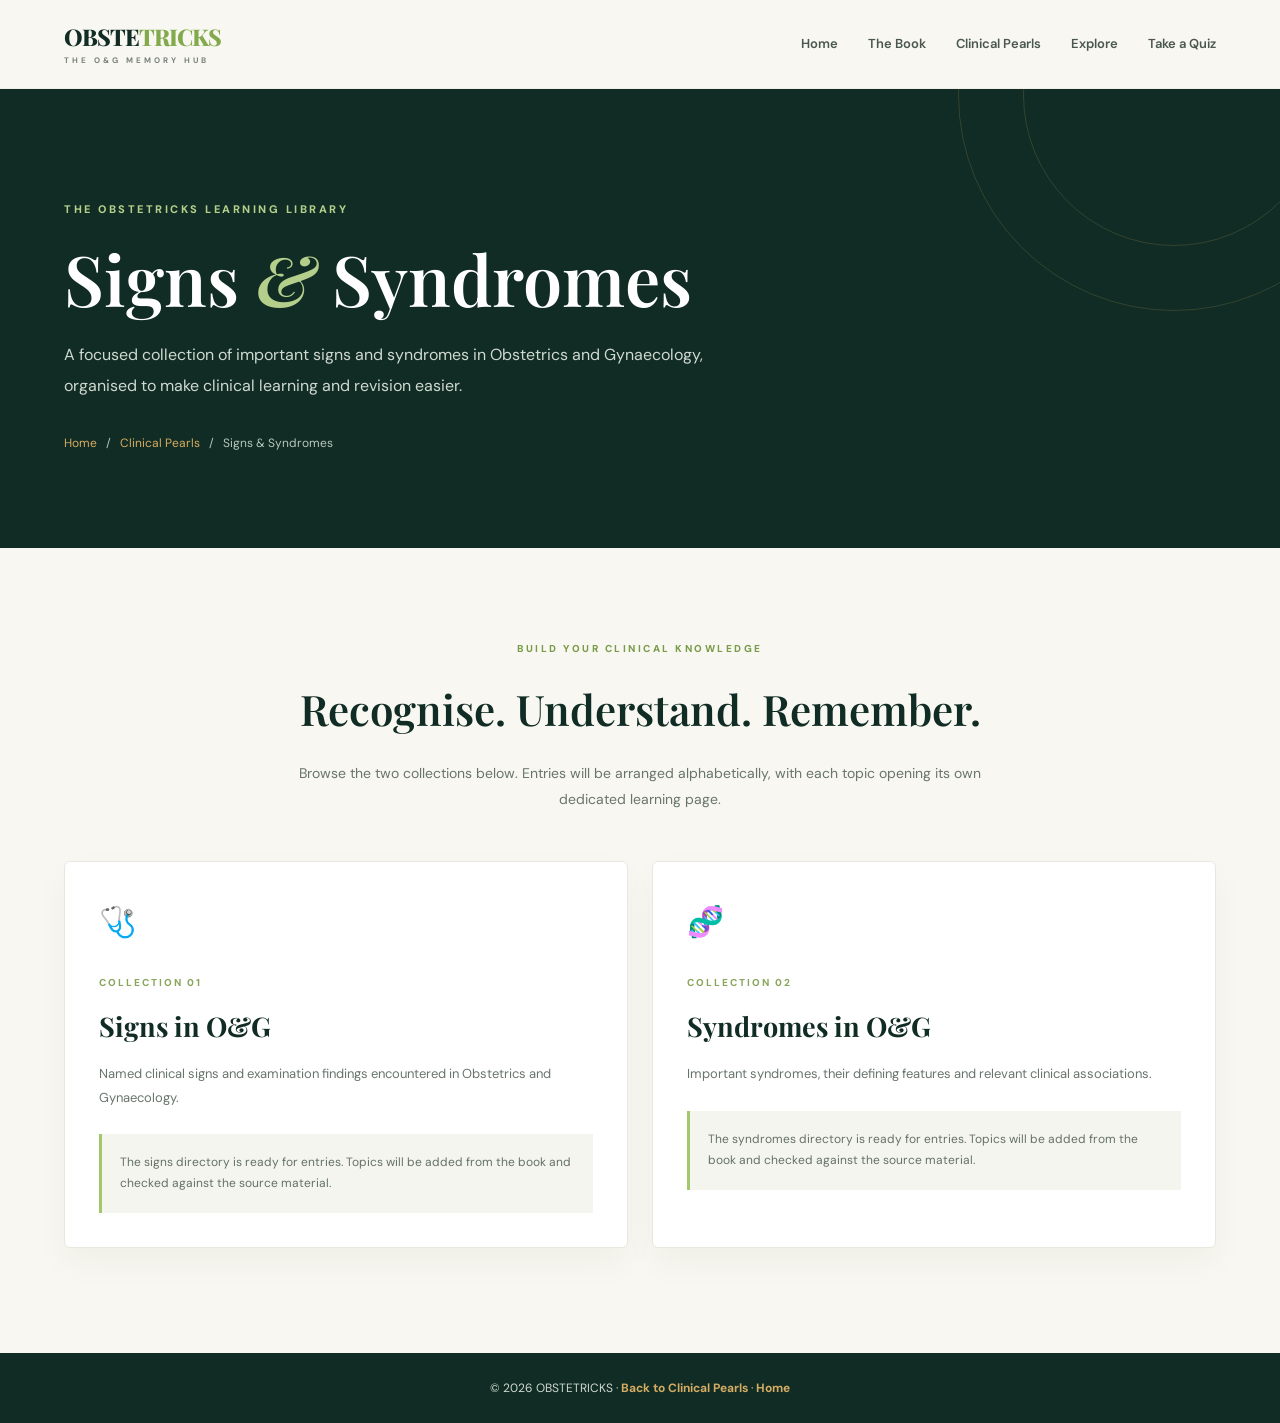
<file: signs-syndromes.html>
<!DOCTYPE html>
<html lang="en">
<head>
    <meta charset="UTF-8">
    <meta name="viewport" content="width=device-width, initial-scale=1.0">
    <title>Signs & Syndromes | OBSTETRICKS</title>
    <meta name="description" content="Explore signs and syndromes in Obstetrics and Gynaecology with the OBSTETRICKS learning library.">
    <meta name="theme-color" content="#102c24">
    <link rel="preconnect" href="https://fonts.googleapis.com">
    <link rel="preconnect" href="https://fonts.gstatic.com" crossorigin>
    <link href="https://fonts.googleapis.com/css2?family=DM+Sans:wght@400;500;600;700;800&family=Playfair+Display:wght@500;600;700;800&display=swap" rel="stylesheet">
    <link rel="stylesheet" href="../style.css">
    <style>
        .library-hero { background: #102c24; color: #fff; padding: 105px 0 95px; position: relative; overflow: hidden; }
        .library-hero::before, .library-hero::after { content:""; position:absolute; border:1px solid rgba(213,172,99,.18); border-radius:50%; pointer-events:none; }
        .library-hero::before { width:430px; height:430px; right:-110px; top:-210px; }
        .library-hero::after { width:300px; height:300px; right:-45px; top:-145px; }
        .library-hero .container { position:relative; z-index:1; }
        .library-kicker { color:#b4cf8b; font-size:11px; font-weight:800; letter-spacing:2.5px; display:inline-block; margin-bottom:22px; }
        .library-hero h1 { font-family:var(--heading); font-size:clamp(42px,6vw,70px); line-height:1.08; max-width:760px; font-weight:600; }
        .library-hero h1 span { color:#b4cf8b; font-style:italic; }
        .library-hero p { max-width:650px; color:#d0d9d1; font-size:16px; line-height:1.9; margin-top:24px; }
        .library-breadcrumb { margin-top:32px; font-size:12px; color:#b8c7bd; }
        .library-breadcrumb a { color:#d5ac63; }
        .library-content { background:#f8f7f1; min-height:460px; padding:85px 0 105px; }
        .library-intro { max-width:720px; margin:0 auto 48px; text-align:center; }
        .library-intro h2 { font-family:var(--heading); color:#102c24; font-size:clamp(30px,4vw,42px); font-weight:600; }
        .library-intro p { color:#68756d; line-height:1.9; margin-top:14px; font-size:14px; }
        .library-columns { display:grid; grid-template-columns:repeat(2,minmax(0,1fr)); gap:24px; }
        .library-panel { background:#fff; border:1px solid #e7e9df; padding:34px; border-radius:6px; box-shadow:0 14px 35px rgba(16,44,36,.04); }
        .library-panel .panel-icon { font-size:30px; margin-bottom:20px; }
        .library-panel .panel-label { color:#8aa65d; font-size:10px; font-weight:800; letter-spacing:2px; }
        .library-panel h3 { font-family:var(--heading); color:#102c24; font-size:27px; margin:10px 0 12px; }
        .library-panel p { color:#68756d; font-size:13px; line-height:1.8; }
        .library-empty { margin-top:25px; padding:18px; background:#f3f5ee; border-left:3px solid #a3c76b; color:#657168; font-size:12px; line-height:1.8; }
        .library-footer { background:#102c24; color:#d0d9d1; padding:25px 0; text-align:center; font-size:12px; }
        .library-footer a { color:#d5ac63; font-weight:700; }
        @media(max-width:700px) { .library-hero {padding:75px 0 70px;} .library-columns {grid-template-columns:1fr;} .library-panel {padding:27px;} .library-content {padding:65px 0 75px;} }
    </style>
</head>
<body>
    <header class="header" id="header">
        <nav class="navbar container">
            <a href="../index.html#home" class="logo">OBSTE<span>TRICKS</span><small>THE O&G MEMORY HUB</small></a>
            <button class="menu-toggle" id="menuToggle" aria-label="Toggle navigation" aria-expanded="false"><span></span><span></span><span></span></button>
            <div class="nav-links" id="navLinks">
                <a href="../index.html#home">Home</a>
                <a href="../index.html#about">The Book</a>
                <a href="clinical-pearls.html">Clinical Pearls</a>
                <a href="../index.html#explore">Explore</a>
                <a href="../index.html#quiz">Take a Quiz</a>
            </div>
        </nav>
    </header>

    <main>
        <section class="library-hero">
            <div class="container reveal">
                <span class="library-kicker">THE OBSTETRICKS LEARNING LIBRARY</span>
                <h1>Signs <span>&</span> Syndromes</h1>
                <p>A focused collection of important signs and syndromes in Obstetrics and Gynaecology, organised to make clinical learning and revision easier.</p>
                <div class="library-breadcrumb"><a href="../index.html">Home</a> &nbsp; / &nbsp; <a href="clinical-pearls.html">Clinical Pearls</a> &nbsp; / &nbsp; Signs &amp; Syndromes</div>
            </div>
        </section>

        <section class="library-content">
            <div class="container">
                <div class="library-intro reveal">
                    <span class="section-tag">BUILD YOUR CLINICAL KNOWLEDGE</span>
                    <h2>Recognise. Understand. Remember.</h2>
                    <p>Browse the two collections below. Entries will be arranged alphabetically, with each topic opening its own dedicated learning page.</p>
                </div>
                <div class="library-columns">
                    <article class="library-panel reveal">
                        <div class="panel-icon">🩺</div>
                        <span class="panel-label">COLLECTION 01</span>
                        <h3>Signs in O&amp;G</h3>
                        <p>Named clinical signs and examination findings encountered in Obstetrics and Gynaecology.</p>
                        <div class="library-empty">The signs directory is ready for entries. Topics will be added from the book and checked against the source material.</div>
                    </article>
                    <article class="library-panel reveal">
                        <div class="panel-icon">🧬</div>
                        <span class="panel-label">COLLECTION 02</span>
                        <h3>Syndromes in O&amp;G</h3>
                        <p>Important syndromes, their defining features and relevant clinical associations.</p>
                        <div class="library-empty">The syndromes directory is ready for entries. Topics will be added from the book and checked against the source material.</div>
                    </article>
                </div>
            </div>
        </section>
    </main>

    <footer class="library-footer">
        <div class="container">© <span id="year"></span> OBSTETRICKS · <a href="clinical-pearls.html">Back to Clinical Pearls</a> · <a href="../index.html">Home</a></div>
    </footer>
    <script src="../script.js"></script>
    <script>document.getElementById('year').textContent = new Date().getFullYear();</script>
</body>
</html>
</file>
<file: style.css>
/* ==========================================
   OBSTETRICKS — MAIN STYLESHEET
   Author: Tope Omotoyinbo
   ========================================== */

:root {
    --green: #102c24;
    --green-light: #1d4838;
    --green-soft: #eaf1e9;
    --lime: #a3c76b;
    --gold: #d5ac63;
    --cream: #f8f7f1;
    --white: #ffffff;
    --dark: #18221d;
    --muted: #78827c;
    --border: rgba(16, 44, 36, 0.12);

    --heading: 'Playfair Display', serif;
    --body: 'DM Sans', sans-serif;

    --container: 1240px;
}

/* RESET */

* {
    margin: 0;
    padding: 0;
    box-sizing: border-box;
}

html {
    scroll-behavior: smooth;
    scroll-padding-top: 90px;
}

body {
    font-family: var(--body);
    color: var(--dark);
    background: var(--cream);
    overflow-x: hidden;
    font-size: 16px;
    line-height: 1.7;
}

body,
button,
input {
    font-family: var(--body);
}

button,
a {
    -webkit-tap-highlight-color: transparent;
}

a {
    text-decoration: none;
    color: inherit;
}

button {
    cursor: pointer;
}

img {
    max-width: 100%;
    display: block;
}

.container {
    width: min(var(--container), 90%);
    margin: auto;
}

::selection {
    background: var(--lime);
    color: var(--green);
}


/* PRELOADER */

.preloader {
    position: fixed;
    inset: 0;
    background: var(--green);
    z-index: 9999;
    display: flex;
    align-items: center;
    justify-content: center;
    flex-direction: column;
    transition: opacity .7s ease, visibility .7s ease;
}

.preloader.hide {
    opacity: 0;
    visibility: hidden;
}

.loader-logo {
    font-family: var(--heading);
    font-size: 35px;
    font-weight: 800;
    color: white;
    letter-spacing: 3px;
}

.loader-logo span {
    color: var(--lime);
}

.loader-line {
    width: 150px;
    height: 3px;
    background: rgba(255,255,255,.15);
    margin: 20px 0;
    overflow: hidden;
    position: relative;
}

.loader-line::after {
    content: "";
    position: absolute;
    inset: 0;
    background: var(--lime);
    animation: loading 1.5s ease infinite;
    transform: translateX(-100%);
}

.preloader p {
    color: #b8c7bd;
    font-size: 12px;
    letter-spacing: 1px;
}

@keyframes loading {
    to {
        transform: translateX(100%);
    }
}


/* NAVIGATION */

.header {
    width: 100%;
    position: sticky;
    top: 0;
    z-index: 1000;
    background: rgba(248,247,241,.94);
    backdrop-filter: blur(18px);
    border-bottom: 1px solid rgba(0,0,0,.04);
    transition: box-shadow .3s ease;
}

.header.scrolled {
    box-shadow: 0 8px 30px rgba(0,0,0,.07);
}

.navbar {
    min-height: 88px;
    display: flex;
    justify-content: space-between;
    align-items: center;
}

.logo {
    font-family: var(--heading);
    font-size: 23px;
    font-weight: 800;
    color: var(--green);
    letter-spacing: -1px;
    line-height: 1.2;
}

.logo span {
    color: #82a94b;
}

.logo small {
    display: block;
    font-family: var(--body);
    font-size: 8px;
    font-weight: 700;
    letter-spacing: 3px;
    color: var(--muted);
    margin-top: 5px;
}

.nav-links {
    display: flex;
    align-items: center;
    gap: 30px;
}

.nav-links > a {
    font-size: 13px;
    font-weight: 600;
    color: #49574f;
    transition: color .3s;
}

.nav-links > a:hover {
    color: #86aa4c;
}

.nav-links .nav-cta {
    background: var(--green);
    color: white;
    padding: 13px 21px;
    border-radius: 5px;
    transition: .3s;
}

.nav-links .nav-cta:hover {
    background: var(--green-light);
    color: white;
    transform: translateY(-3px);
}

.menu-toggle {
    display: none;
    border: none;
    background: transparent;
    width: 35px;
    height: 35px;
    flex-direction: column;
    justify-content: center;
    gap: 6px;
}

.menu-toggle span {
    height: 2px;
    width: 25px;
    background: var(--green);
    transition: .3s;
}


/* HERO SECTION */

.hero {
    min-height: 720px;
    background: var(--green);
    color: white;
    position: relative;
    overflow: hidden;
    display: flex;
    align-items: center;
    padding: 90px 0 110px;
}

.hero::before {
    content: "";
    position: absolute;
    width: 700px;
    height: 700px;
    border: 1px solid rgba(255,255,255,.07);
    border-radius: 50%;
    top: -300px;
    right: -100px;
}

.hero::after {
    content: "";
    position: absolute;
    width: 500px;
    height: 500px;
    border: 1px solid rgba(255,255,255,.06);
    border-radius: 50%;
    bottom: -350px;
    left: -150px;
}

.hero-glow {
    position: absolute;
    border-radius: 50%;
    filter: blur(100px);
    opacity: .18;
    pointer-events: none;
}

.glow-one {
    width: 350px;
    height: 350px;
    background: #a3c76b;
    top: 10%;
    left: -150px;
}

.glow-two {
    width: 400px;
    height: 400px;
    background: #d5ac63;
    bottom: -200px;
    right: 10%;
}

.hero-content {
    display: grid;
    grid-template-columns: 1.05fr .95fr;
    align-items: center;
    gap: 70px;
    position: relative;
    z-index: 2;
}

.eyebrow {
    display: inline-flex;
    align-items: center;
    gap: 12px;
    color: var(--lime);
    font-size: 11px;
    letter-spacing: 2.5px;
    font-weight: 700;
    margin-bottom: 28px;
}

.pulse-dot {
    width: 8px;
    height: 8px;
    display: inline-block;
    background: var(--lime);
    border-radius: 50%;
    box-shadow: 0 0 0 5px rgba(163,199,107,.12);
    animation: pulse 2s infinite;
}

@keyframes pulse {
    50% {
        box-shadow: 0 0 0 10px rgba(163,199,107,0);
    }
}

.hero h1 {
    font-family: var(--heading);
    font-size: clamp(45px, 5.5vw, 75px);
    line-height: 1.12;
    letter-spacing: -2px;
    font-weight: 600;
    max-width: 700px;
}

.hero h1 span {
    display: block;
    color: var(--lime);
    font-style: italic;
}

.hero-description {
    color: #c2d0c8;
    font-size: 16px;
    line-height: 1.9;
    max-width: 530px;
    margin: 27px 0 35px;
}

.hero-buttons {
    display: flex;
    gap: 15px;
    flex-wrap: wrap;
}

.btn {
    padding: 15px 24px;
    display: inline-flex;
    align-items: center;
    gap: 18px;
    font-size: 13px;
    font-weight: 700;
    transition: .35s;
    border-radius: 4px;
}

.btn-primary {
    background: var(--lime);
    color: var(--green);
}

.btn-primary:hover {
    background: white;
    transform: translateY(-5px);
    box-shadow: 0 12px 30px rgba(0,0,0,.2);
}

.btn-outline {
    border: 1px solid rgba(255,255,255,.35);
    color: white;
}

.btn-outline:hover {
    background: white;
    color: var(--green);
    transform: translateY(-5px);
}

.hero-note {
    color: #9fb2a6;
    font-size: 11px;
    margin-top: 35px;
    letter-spacing: .3px;
}

.hero-note span {
    color: var(--gold);
    margin-right: 8px;
}


/* BOOK VISUAL */

.hero-visual {
    min-height: 510px;
    display: flex;
    align-items: center;
    justify-content: center;
    position: relative;
}

.visual-circle {
    position: absolute;
    border: 1px solid rgba(255,255,255,.12);
    border-radius: 50%;
    top: 50%;
    left: 50%;
    transform: translate(-50%,-50%);
}

.circle-one {
    width: 410px;
    height: 410px;
}

.circle-two {
    width: 520px;
    height: 520px;
    border-style: dashed;
    animation: rotate 35s linear infinite;
}

@keyframes rotate {
    to {
        transform: translate(-50%,-50%) rotate(360deg);
    }
}

.book-display {
    width: 270px;
    height: 370px;
    perspective: 1000px;
    position: relative;
    z-index: 3;
    animation: bookFloat 5s ease-in-out infinite;
}

@keyframes bookFloat {
    50% {
        transform: translateY(-17px) rotate(1deg);
    }
}

.book-placeholder {
    height: 100%;
    width: 100%;
    padding: 28px 23px;
    background:
        linear-gradient(145deg, #f8f6e9, #e9e4d1);
    color: var(--green);
    box-shadow:
        15px 20px 40px rgba(0,0,0,.4),
        inset -8px 0 10px rgba(0,0,0,.08);
    border-left: 7px solid #d4d0be;
    display: flex;
    flex-direction: column;
    align-items: center;
    text-align: center;
    position: relative;
    overflow: hidden;
}

.book-placeholder::before {
    content: "";
    position: absolute;
    inset: 12px;
    border: 1px solid rgba(16,44,36,.2);
}

.book-kicker {
    font-size: 8px;
    letter-spacing: 2px;
    font-weight: 700;
    margin-top: 15px;
}

.book-placeholder h2 {
    font-family: var(--heading);
    font-size: 43px;
    line-height: 1.05;
    margin-top: 30px;
    font-weight: 800;
}

.book-divider {
    width: 70%;
    height: 2px;
    background: var(--gold);
    margin: 22px 0;
}

.book-placeholder p {
    font-size: 8px;
    line-height: 1.7;
    letter-spacing: 1px;
    font-weight: 700;
}

.book-illustration {
    color: #a4b889;
    font-size: 68px;
    margin-top: 10px;
}

.book-author {
    margin-top: auto;
    font-size: 9px;
    letter-spacing: 2px;
    font-weight: 800;
    margin-bottom: 15px;
}

.floating-card {
    position: absolute;
    display: flex;
    gap: 13px;
    align-items: center;
    padding: 15px 20px;
    background: rgba(255,255,255,.1);
    border: 1px solid rgba(255,255,255,.2);
    backdrop-filter: blur(15px);
    border-radius: 8px;
    z-index: 5;
    box-shadow: 0 15px 40px rgba(0,0,0,.12);
}

.floating-card > span {
    font-size: 25px;
}

.floating-card strong {
    display: block;
    font-size: 12px;
}

.floating-card small {
    display: block;
    color: #b8c9bd;
    font-size: 10px;
}

.card-top {
    top: 65px;
    right: -15px;
    animation: floatSide 5s ease-in-out infinite;
}

.card-bottom {
    bottom: 60px;
    left: -20px;
    animation: floatSide 6s ease-in-out infinite reverse;
}

@keyframes floatSide {
    50% {
        transform: translateY(-12px);
    }
}

.visual-label {
    position: absolute;
    bottom: -25px;
    right: 10px;
    display: flex;
    align-items: center;
    gap: 12px;
    color: #9fb2a6;
}

.visual-label span {
    color: var(--gold);
    font-family: var(--heading);
    font-size: 25px;
}

.visual-label p {
    font-size: 9px;
    letter-spacing: 2px;
}

.hero-scroll {
    position: absolute;
    bottom: 25px;
    left: 50%;
    transform: translateX(-50%);
    color: #a6b7ac;
    font-size: 9px;
    letter-spacing: 3px;
    display: flex;
    align-items: center;
    gap: 12px;
}

.hero-scroll span {
    width: 30px;
    height: 1px;
    background: var(--lime);
}


/* TICKER */

.ticker {
    background: var(--lime);
    overflow: hidden;
    padding: 18px 0;
    color: var(--green);
}

.ticker-track {
    display: flex;
    width: max-content;
    gap: 60px;
    animation: tickerMove 35s linear infinite;
}

.ticker-track span {
    font-size: 12px;
    font-weight: 800;
    letter-spacing: 2px;
    white-space: nowrap;
}

@keyframes tickerMove {
    to {
        transform: translateX(-50%);
    }
}


/* GENERAL SECTIONS */

.section {
    padding: 115px 0;
}

.section-heading {
    text-align: center;
    max-width: 730px;
    margin: 0 auto 65px;
}

.section-tag {
    font-size: 10px;
    font-weight: 800;
    letter-spacing: 2.5px;
    color: #799b4a;
    display: inline-block;
    margin-bottom: 17px;
}

.section-heading h2,
.preview-content h2 {
    font-family: var(--heading);
    font-size: clamp(34px, 4vw, 51px);
    line-height: 1.2;
    font-weight: 600;
    color: var(--green);
}

.section-heading h2 span,
.preview-content h2 span {
    color: #86a953;
    font-style: italic;
}

.section-heading p {
    color: var(--muted);
    font-size: 15px;
    margin-top: 20px;
    line-height: 1.9;
}


/* ABOUT */

.about-section {
    background: var(--cream);
}

.about-grid {
    display: grid;
    grid-template-columns: 1fr 1fr;
    align-items: center;
    gap: 90px;
}

.about-image {
    position: relative;
}

.image-frame {
    min-height: 390px;
    background:
        radial-gradient(circle at 30% 30%, rgba(213,172,99,.2), transparent 40%),
        linear-gradient(145deg, #dce7d9, #edf0e4);
    display: flex;
    justify-content: center;
    align-items: center;
    flex-direction: column;
    position: relative;
    overflow: hidden;
    border-radius: 4px;
}

.image-frame::before,
.image-frame::after {
    content: "";
    position: absolute;
    width: 300px;
    height: 300px;
    border: 1px solid rgba(16,44,36,.13);
    border-radius: 50%;
}

.image-frame::after {
    width: 400px;
    height: 400px;
}

.anatomy-symbol {
    font-size: 160px;
    color: rgba(16,44,36,.5);
    z-index: 1;
    font-family: var(--heading);
}

.image-frame > span {
    font-family: var(--heading);
    font-size: 30px;
    color: var(--green);
    font-weight: 800;
    z-index: 2;
    letter-spacing: 3px;
}

.image-frame small {
    font-size: 9px;
    letter-spacing: 4px;
    color: #63776a;
    margin-top: 8px;
    z-index: 2;
}

.image-caption {
    position: absolute;
    bottom: -20px;
    right: -15px;
    background: var(--green);
    color: white;
    padding: 15px 24px;
    font-size: 11px;
    border-radius: 3px;
}

.about-content h3 {
    font-family: var(--heading);
    color: var(--green);
    font-size: 37px;
    line-height: 1.3;
    margin-bottom: 20px;
}

.about-content p {
    color: var(--muted);
    font-size: 15px;
    margin-bottom: 20px;
    line-height: 1.9;
}

.text-link {
    display: inline-flex;
    gap: 15px;
    align-items: center;
    color: var(--green);
    font-weight: 800;
    font-size: 13px;
    margin-top: 12px;
    transition: .3s;
}

.text-link:hover {
    color: #82a94b;
    gap: 22px;
}


/* EXPLORE */

.explore-section {
    background: #f0f1e9;
}

.category-grid {
    display: grid;
    grid-template-columns: repeat(4, 1fr);
    gap: 20px;
}

.category-card {
    padding: 32px 25px;
    background: white;
    border: 1px solid transparent;
    transition: .4s;
    border-radius: 5px;
    position: relative;
    overflow: hidden;
}

.category-card::after {
    content: "";
    height: 4px;
    width: 0;
    background: var(--lime);
    position: absolute;
    bottom: 0;
    left: 0;
    transition: width .4s;
}

.category-card:hover {
    transform: translateY(-10px);
    border-color: rgba(130,169,75,.3);
    box-shadow: 0 20px 45px rgba(16,44,36,.08);
}

.category-card:hover::after {
    width: 100%;
}

.category-icon {
    font-size: 36px;
    margin-bottom: 25px;
    transition: transform .4s;
}

.category-card:hover .category-icon {
    transform: scale(1.15) rotate(-8deg);
}

.category-number {
    font-size: 9px;
    letter-spacing: 1.5px;
    color: #91a477;
    font-weight: 800;
}

.category-card h3 {
    font-family: var(--heading);
    color: var(--green);
    font-size: 23px;
    margin: 13px 0;
}

.category-card p {
    color: var(--muted);
    font-size: 13px;
    line-height: 1.9;
    min-height: 100px;
}

.category-card a {
    color: #739746;
    font-size: 12px;
    font-weight: 800;
    display: inline-block;
    margin-top: 25px;
}


/* FEATURED TIP */

.featured-section {
    background: var(--green);
    color: white;
    padding: 90px 0;
    position: relative;
    overflow: hidden;
}

.featured-section::before {
    content: "✳";
    position: absolute;
    right: 5%;
    top: -130px;
    font-size: 400px;
    color: rgba(255,255,255,.025);
}

.featured-container {
    position: relative;
    z-index: 2;
}

.featured-label {
    display: flex;
    align-items: center;
    gap: 13px;
    font-size: 10px;
    letter-spacing: 2px;
    font-weight: 800;
    color: var(--lime);
    margin-bottom: 35px;
}

.featured-content {
    display: flex;
    justify-content: space-between;
    align-items: center;
    gap: 40px;
}

.featured-content .section-tag {
    color: var(--gold);
}

.featured-content h2 {
    font-family: var(--heading);
    font-size: 47px;
    line-height: 1.2;
    margin-bottom: 15px;
}

.featured-content p {
    color: #b7c8be;
    font-size: 14px;
    max-width: 480px;
}

.pelvis-code {
    display: flex;
    gap: 9px;
    flex-wrap: wrap;
}

.pelvis-code span {
    width: 55px;
    height: 65px;
    display: grid;
    place-items: center;
    background: rgba(255,255,255,.08);
    border: 1px solid rgba(255,255,255,.18);
    color: var(--lime);
    font-family: var(--heading);
    font-size: 29px;
    transition: .3s;
}

.pelvis-code span:hover {
    background: var(--lime);
    color: var(--green);
    transform: translateY(-8px);
}

.featured-footer {
    border-top: 1px solid rgba(255,255,255,.15);
    margin-top: 45px;
    padding-top: 22px;
    display: flex;
    justify-content: space-between;
    gap: 20px;
    font-size: 12px;
    color: #b6c7bd;
}

.featured-footer a {
    color: var(--lime);
    font-weight: 700;
}


/* QUIZ */

.quiz-section {
    background: var(--cream);
}

.quiz-card {
    max-width: 720px;
    margin: auto;
    background: white;
    padding: 40px;
    border-radius: 8px;
    box-shadow: 0 20px 60px rgba(16,44,36,.07);
}

.quiz-top {
    display: flex;
    justify-content: space-between;
    color: #799b4a;
    font-size: 10px;
    letter-spacing: 1.5px;
    font-weight: 800;
}

.quiz-count {
    color: var(--muted);
}

.quiz-progress {
    height: 4px;
    background: #edf0e9;
    margin: 20px 0 30px;
}

.quiz-progress div {
    height: 100%;
    width: 25%;
    background: var(--lime);
}

.quiz-card h3 {
    font-family: var(--heading);
    font-size: 27px;
    color: var(--green);
    line-height: 1.4;
    margin-bottom: 25px;
}

.quiz-options {
    display: grid;
    gap: 12px;
}

.quiz-option {
    padding: 14px 18px;
    background: #f7f8f4;
    border: 1px solid #e6eae2;
    border-radius: 4px;
    text-align: left;
    font-size: 14px;
    color: #435148;
    transition: .3s;
}

.quiz-option span {
    display: inline-grid;
    place-items: center;
    width: 30px;
    height: 30px;
    background: white;
    border-radius: 50%;
    margin-right: 12px;
    font-weight: 800;
    color: #799b4a;
}

.quiz-option:hover {
    border-color: var(--lime);
    transform: translateX(5px);
}

.quiz-option.correct {
    background: #e9f5e9;
    border-color: #65a56a;
    color: #286b35;
}

.quiz-option.wrong {
    background: #fff0ed;
    border-color: #d77d6b;
    color: #a34234;
}

.quiz-option:disabled {
    cursor: default;
}

.quiz-feedback {
    padding: 15px 0;
    font-size: 13px;
    color: var(--muted);
    min-height: 45px;
}

.quiz-reset {
    border: none;
    background: var(--green);
    color: white;
    padding: 12px 20px;
    font-size: 12px;
    font-weight: 700;
    border-radius: 3px;
    transition: .3s;
}

.quiz-reset:hover {
    background: #739746;
}

.quiz-bottom {
    border-top: 1px solid #eee;
    margin-top: 30px;
    padding-top: 20px;
    display: flex;
    justify-content: space-between;
    color: #9a9f9b;
    font-size: 10px;
}


/* PREVIEW */

.preview-section {
    background: #e9eee6;
}

.preview-grid {
    display: grid;
    grid-template-columns: 1fr 1fr;
    align-items: center;
    gap: 90px;
}

.preview-content h2 {
    margin-bottom: 25px;
}

.preview-content > p {
    color: var(--muted);
    font-size: 15px;
    line-height: 1.9;
}

.preview-points {
    margin: 28px 0 35px;
    display: grid;
    gap: 12px;
    font-size: 13px;
    font-weight: 600;
    color: #53665a;
}

.preview-visual {
    min-height: 410px;
    background: var(--green);
    display: grid;
    place-items: center;
    position: relative;
    overflow: hidden;
}

.preview-visual::before {
    content: "";
    position: absolute;
    width: 400px;
    height: 400px;
    border: 1px solid rgba(255,255,255,.1);
    border-radius: 50%;
}

.preview-paper {
    width: 260px;
    height: 320px;
    background: #faf8ec;
    padding: 35px 25px;
    display: flex;
    flex-direction: column;
    align-items: center;
    text-align: center;
    color: var(--green);
    box-shadow: 15px 20px 35px rgba(0,0,0,.3);
    transform: rotate(-5deg);
    transition: .5s;
    z-index: 2;
}

.preview-paper:hover {
    transform: rotate(0deg) scale(1.05);
}

.preview-paper > span {
    font-size: 8px;
    letter-spacing: 2px;
    font-weight: 800;
}

.preview-paper h3 {
    font-family: var(--heading);
    font-size: 31px;
    margin-top: 30px;
}

.paper-line {
    width: 100%;
    height: 2px;
    background: var(--gold);
    margin: 20px 0;
}

.preview-paper p {
    font-size: 9px;
    letter-spacing: 2px;
}

.paper-symbol {
    font-size: 75px;
    color: #8ba56d;
    margin: 20px 0;
}

.preview-paper small {
    font-size: 8px;
    letter-spacing: 2px;
    margin-top: auto;
}

.preview-sticker {
    position: absolute;
    right: 8%;
    bottom: 13%;
    background: var(--lime);
    color: var(--green);
    width: 105px;
    height: 105px;
    border-radius: 50%;
    display: flex;
    justify-content: center;
    align-items: center;
    flex-direction: column;
    font-size: 9px;
    transform: rotate(12deg);
    z-index: 3;
}

.preview-sticker span {
    font-size: 20px;
}


/* AUTHOR */

.author-section {
    padding: 90px 0;
    background: var(--cream);
}

.author-content {
    display: flex;
    align-items: center;
    gap: 45px;
    max-width: 850px;
}

.author-avatar {
    width: 130px;
    height: 130px;
    flex-shrink: 0;
    border-radius: 50%;
    background: linear-gradient(145deg, #dce8d6, #a9c58d);
    display: grid;
    place-items: center;
    border: 7px solid white;
    box-shadow: 0 10px 30px rgba(0,0,0,.08);
}

.author-avatar span {
    font-family: var(--heading);
    font-size: 35px;
    color: var(--green);
    font-weight: 800;
}

.author-content h2 {
    font-family: var(--heading);
    font-size: 34px;
    color: var(--green);
}

.author-title {
    color: #82a94b;
    font-size: 12px;
    font-weight: 800;
    margin: 5px 0 12px;
}

.author-content p:last-of-type {
    color: var(--muted);
    font-size: 14px;
    max-width: 600px;
}


/* NEWSLETTER */

.newsletter-section {
    padding: 110px 0;
    background:
        radial-gradient(circle at 10% 10%, rgba(163,199,107,.15), transparent 30%),
        var(--green);
    color: white;
    text-align: center;
    position: relative;
    overflow: hidden;
}

.newsletter-container {
    max-width: 700px;
    position: relative;
    z-index: 2;
}

.newsletter-icon {
    display: grid;
    place-items: center;
    width: 60px;
    height: 60px;
    margin: 0 auto 25px;
    border: 1px solid rgba(255,255,255,.3);
    border-radius: 50%;
    font-size: 24px;
    color: var(--lime);
}

.newsletter-section .section-tag {
    color: var(--lime);
}

.newsletter-section h2 {
    font-family: var(--heading);
    font-size: clamp(38px, 5vw, 57px);
    line-height: 1.2;
}

.newsletter-section h2 span {
    color: var(--lime);
    font-style: italic;
}

.newsletter-section > .container > p {
    color: #bdcbbf;
    margin: 20px auto 35px;
    font-size: 14px;
    line-height: 1.9;
    max-width: 550px;
}

.newsletter-section form {
    display: grid;
    grid-template-columns: 1fr 1fr;
    gap: 12px;
}

.newsletter-section input {
    width: 100%;
    padding: 17px;
    background: rgba(255,255,255,.1);
    border: 1px solid rgba(255,255,255,.2);
    outline: none;
    color: white;
    border-radius: 3px;
    font-size: 13px;
}

.newsletter-section input::placeholder {
    color: #bdcbbf;
}

.newsletter-section input:focus {
    border-color: var(--lime);
}

.newsletter-section form button {
    grid-column: 1 / -1;
    background: var(--lime);
    color: var(--green);
    border: none;
    padding: 17px;
    font-size: 13px;
    font-weight: 800;
    border-radius: 3px;
    transition: .3s;
}

.newsletter-section form button:hover {
    background: white;
    transform: translateY(-3px);
}

.newsletter-section > .container > small {
    display: block;
    color: #94aa9b;
    font-size: 10px;
    margin-top: 20px;
}


/* FOOTER */

.footer {
    background: #0b211b;
    color: white;
    padding: 75px 0 25px;
}

.footer-main {
    display: grid;
    grid-template-columns: 2fr 1fr 1fr;
    gap: 80px;
    padding-bottom: 55px;
}

.footer .logo {
    color: white;
}

.footer-brand > p {
    color: #91a399;
    font-size: 13px;
    max-width: 290px;
    margin-top: 20px;
    line-height: 1.9;
}

.footer-links {
    display: flex;
    flex-direction: column;
    gap: 14px;
}

.footer-links h4 {
    font-size: 10px;
    letter-spacing: 2px;
    color: var(--lime);
    margin-bottom: 10px;
}

.footer-links a {
    font-size: 12px;
    color: #9aaca0;
    transition: .3s;
}

.footer-links a:hover {
    color: white;
    transform: translateX(4px);
}

.footer-bottom {
    border-top: 1px solid rgba(255,255,255,.12);
    padding-top: 23px;
    display: flex;
    justify-content: space-between;
    gap: 20px;
    color: #81958a;
    font-size: 10px;
}


/* BACK TO TOP */

.back-to-top {
    position: fixed;
    right: 25px;
    bottom: 25px;
    width: 45px;
    height: 45px;
    background: var(--lime);
    color: var(--green);
    border: none;
    border-radius: 50%;
    font-size: 22px;
    z-index: 500;
    opacity: 0;
    visibility: hidden;
    transform: translateY(20px);
    transition: .3s;
}

.back-to-top.show {
    opacity: 1;
    visibility: visible;
    transform: translateY(0);
}

.back-to-top:hover {
    background: var(--green);
    color: white;
}


/* SCROLL REVEAL */

.reveal {
    opacity: 0;
    transform: translateY(35px);
    transition: opacity .8s ease, transform .8s ease;
}

.reveal.active {
    opacity: 1;
    transform: translateY(0);
}


/* RESPONSIVE DESIGN */

@media (max-width: 1050px) {

    .nav-links {
        gap: 17px;
    }

    .hero-content {
        gap: 30px;
    }

    .hero h1 {
        font-size: 55px;
    }

    .category-grid {
        grid-template-columns: repeat(2, 1fr);
    }

    .about-grid,
    .preview-grid {
        gap: 45px;
    }

}


@media (max-width: 768px) {

    .container {
        width: 90%;
    }

    .navbar {
        min-height: 75px;
    }

    .logo {
        font-size: 21px;
    }

    .menu-toggle {
        display: flex;
    }

    .menu-toggle.active span:first-child {
        transform: translateY(8px) rotate(45deg);
    }

    .menu-toggle.active span:nth-child(2) {
        opacity: 0;
    }

    .menu-toggle.active span:last-child {
        transform: translateY(-8px) rotate(-45deg);
    }

    .nav-links {
        position: absolute;
        top: 75px;
        left: 0;
        width: 100%;
        background: var(--cream);
        padding: 20px 5% 30px;
        flex-direction: column;
        align-items: stretch;
        gap: 0;
        display: none;
        box-shadow: 0 15px 25px rgba(0,0,0,.07);
    }

    .nav-links.open {
        display: flex;
        animation: menuIn .3s ease;
    }

    @keyframes menuIn {
        from {
            opacity: 0;
            transform: translateY(-10px);
        }
        to {
            opacity: 1;
            transform: translateY(0);
        }
    }

    .nav-links > a {
        padding: 14px 0;
        border-bottom: 1px solid var(--border);
    }

    .nav-links .nav-cta {
        text-align: center;
        margin-top: 15px;
        padding: 14px;
    }

    .hero {
        padding: 75px 0 100px;
        min-height: auto;
    }

    .hero-content {
        grid-template-columns: 1fr;
        gap: 35px;
    }

    .hero h1 {
        font-size: clamp(43px, 9vw, 62px);
        letter-spacing: -1px;
    }

    .hero-description {
        font-size: 14px;
    }

    .hero-visual {
        min-height: 450px;
    }

    .book-display {
        width: 235px;
        height: 330px;
    }

    .book-placeholder h2 {
        font-size: 38px;
    }

    .circle-one {
        width: 310px;
        height: 310px;
    }

    .circle-two {
        width: 390px;
        height: 390px;
    }

    .card-top {
        right: 0;
        top: 45px;
    }

    .card-bottom {
        left: 0;
        bottom: 40px;
    }

    .hero-scroll {
        bottom: 20px;
    }

    .section {
        padding: 80px 0;
    }

    .section-heading {
        margin-bottom: 45px;
    }

    .about-grid,
    .preview-grid {
        grid-template-columns: 1fr;
        gap: 55px;
    }

    .image-frame {
        min-height: 320px;
    }

    .about-content h3 {
        font-size: 31px;
    }

    .category-grid {
        gap: 14px;
    }

    .category-card {
        padding: 25px 18px;
    }

    .category-card p {
        min-height: 120px;
    }

    .featured-section {
        padding: 75px 0;
    }

    .featured-content {
        flex-direction: column;
        align-items: flex-start;
    }

    .featured-content h2 {
        font-size: 37px;
    }

    .featured-footer {
        flex-direction: column;
    }

    .quiz-card {
        padding: 25px 20px;
    }

    .quiz-card h3 {
        font-size: 23px;
    }

    .preview-visual {
        min-height: 370px;
    }

    .author-content {
        align-items: flex-start;
        gap: 25px;
    }

    .author-avatar {
        width: 95px;
        height: 95px;
    }

    .author-content h2 {
        font-size: 27px;
    }

    .newsletter-section {
        padding: 85px 0;
    }

    .footer-main {
        grid-template-columns: 1fr 1fr;
        gap: 40px;
    }

    .footer-brand {
        grid-column: 1 / -1;
    }

    .footer-bottom {
        flex-direction: column;
        gap: 10px;
    }

}


@media (max-width: 480px) {

    body {
        font-size: 15px;
    }

    .hero h1 {
        font-size: 43px;
    }

    .hero-buttons {
        flex-direction: column;
        align-items: stretch;
    }

    .btn {
        justify-content: center;
    }

    .hero-visual {
        min-height: 410px;
    }

    .book-display {
        width: 205px;
        height: 295px;
    }

    .book-placeholder {
        padding: 23px 15px;
    }

    .book-placeholder h2 {
        font-size: 34px;
    }

    .floating-card {
        padding: 11px 12px;
    }

    .floating-card > span {
        font-size: 20px;
    }

    .floating-card strong {
        font-size: 10px;
    }

    .floating-card small {
        font-size: 8px;
    }

    .circle-one {
        width: 270px;
        height: 270px;
    }

    .circle-two {
        width: 340px;
        height: 340px;
    }

    .category-grid {
        grid-template-columns: 1fr;
    }

    .category-card p {
        min-height: auto;
    }

    .pelvis-code {
        gap: 6px;
    }

    .pelvis-code span {
        width: 43px;
        height: 50px;
        font-size: 23px;
    }

    .quiz-card {
        padding: 22px 16px;
    }

    .quiz-card h3 {
        font-size: 21px;
    }

    .quiz-bottom {
        font-size: 9px;
    }

    .newsletter-section form {
        grid-template-columns: 1fr;
    }

    .newsletter-section form button {
        grid-column: auto;
    }

    .author-content {
        flex-direction: column;
    }

    .footer-main {
        grid-template-columns: 1fr;
        gap: 35px;
    }

    .footer-brand {
        grid-column: auto;
    }

}


/* REDUCED MOTION ACCESSIBILITY */

@media (prefers-reduced-motion: reduce) {

    *,
    *::before,
    *::after {
        scroll-behavior: auto !important;
        animation-duration: .01ms !important;
        animation-iteration-count: 1 !important;
        transition-duration: .01ms !important;
    }

    .reveal {
        opacity: 1;
        transform: none;
    }

}
</file>
